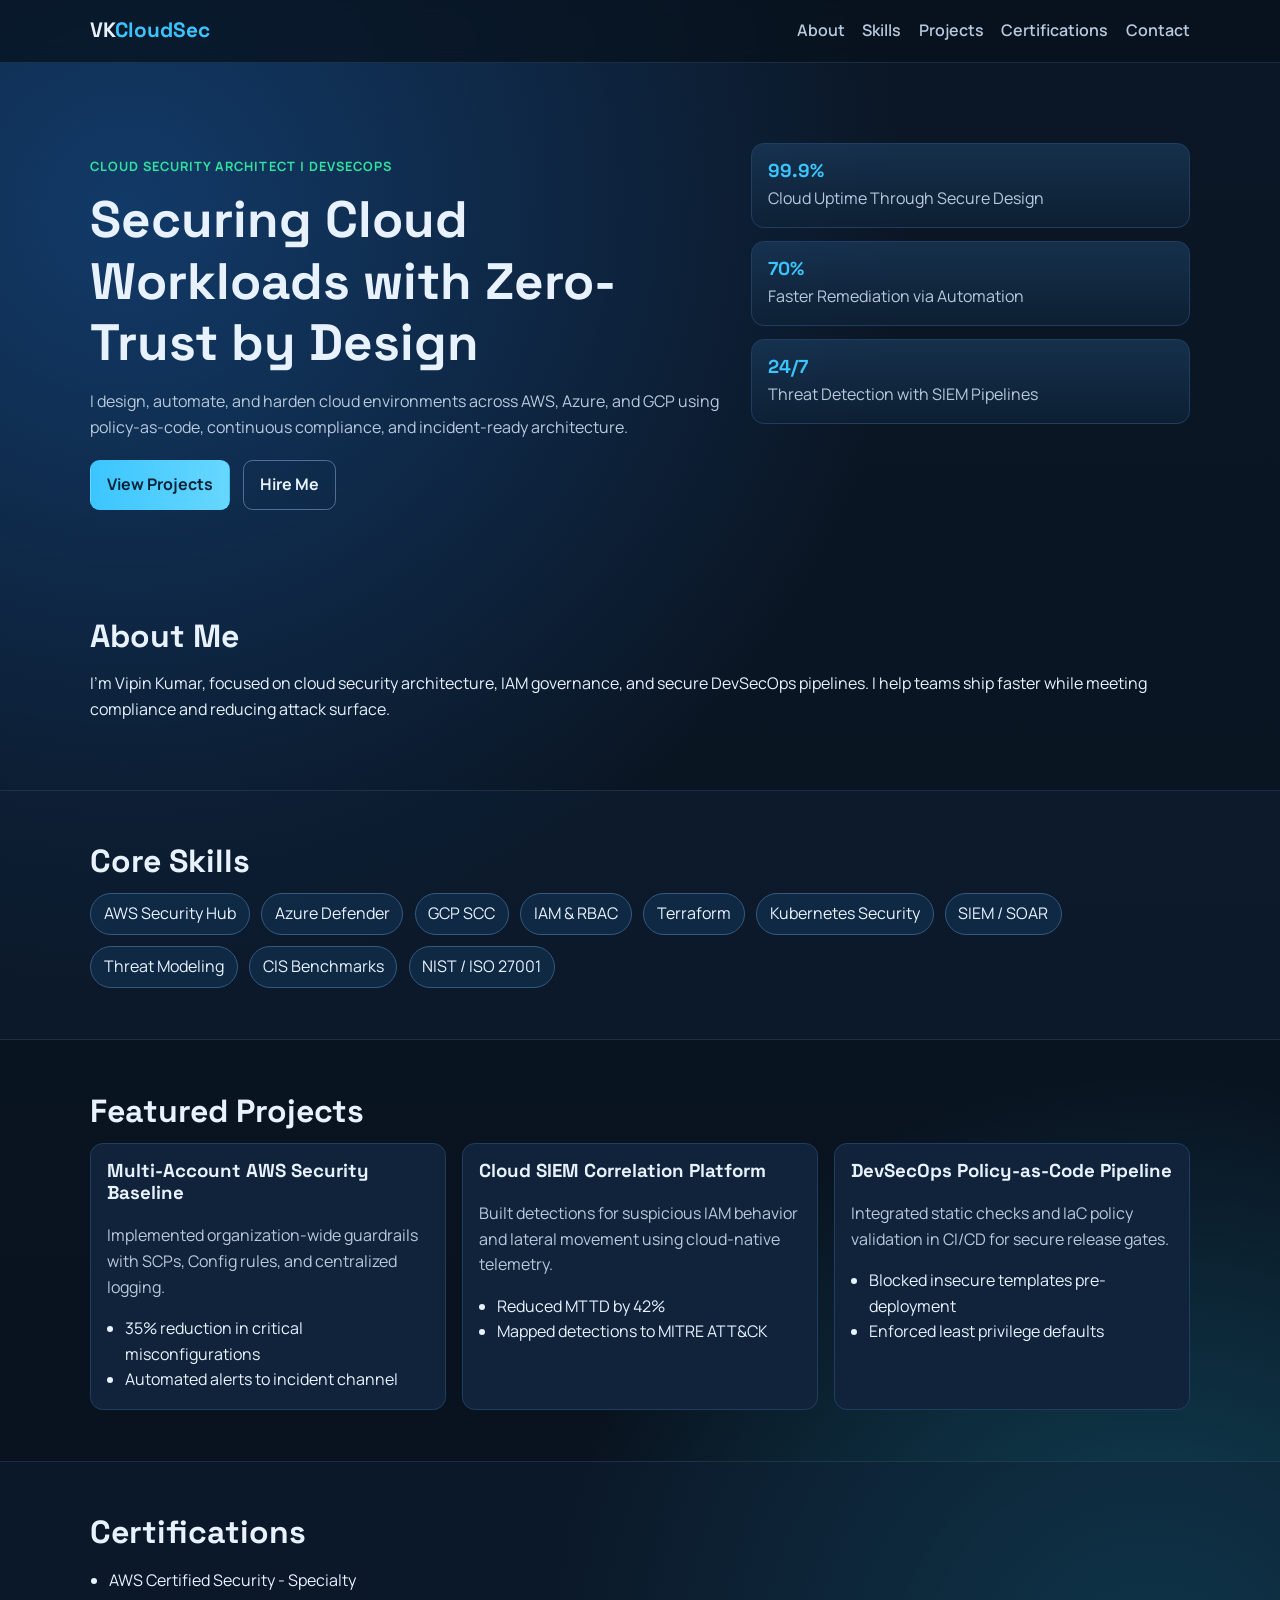
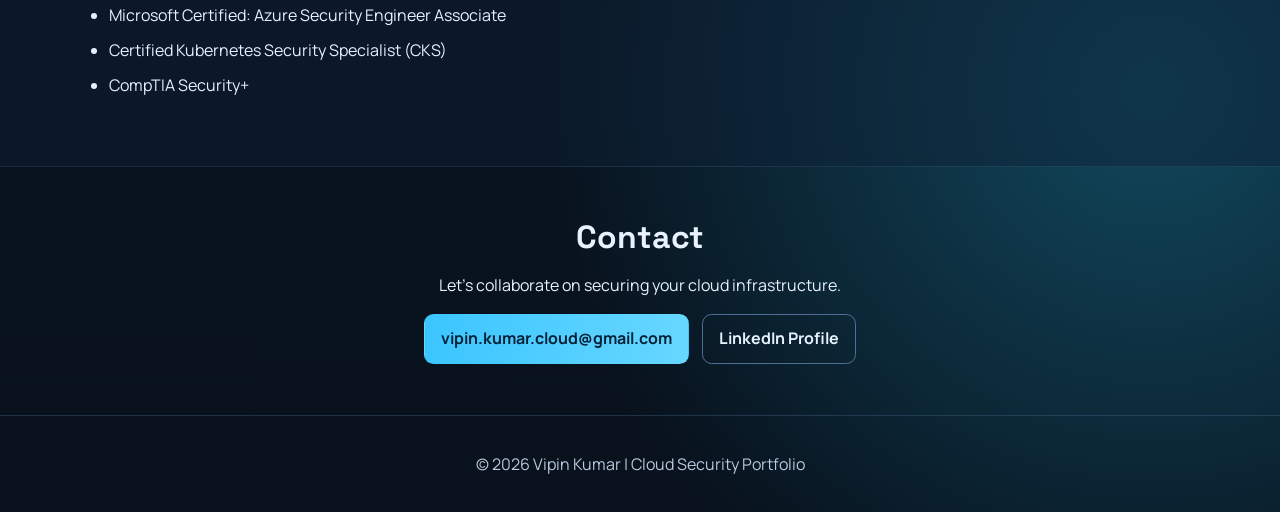
<file: index.html>
<!DOCTYPE html>
<html lang="en">
<head>
  <meta charset="UTF-8" />
  <meta name="viewport" content="width=device-width, initial-scale=1.0" />
  <title>Cloud Security Portfolio | Vipin Kumar</title>
  <meta name="description" content="Cloud Security Portfolio showcasing architecture, audits, automation, and incident readiness." />
  <link rel="preconnect" href="https://fonts.googleapis.com">
  <link rel="preconnect" href="https://fonts.gstatic.com" crossorigin>
  <link href="https://fonts.googleapis.com/css2?family=Manrope:wght@400;500;700;800&family=Space+Grotesk:wght@500;700&display=swap" rel="stylesheet">
  <link rel="stylesheet" href="styles.css" />
</head>
<body>
  <header class="site-header">
    <div class="container nav-wrap">
      <div class="brand">VK<span>CloudSec</span></div>
      <nav>
        <a href="#about">About</a>
        <a href="#skills">Skills</a>
        <a href="#projects">Projects</a>
        <a href="#certs">Certifications</a>
        <a href="#contact">Contact</a>
      </nav>
    </div>
  </header>

  <main>
    <section class="hero">
      <div class="container hero-grid">
        <div>
          <p class="eyebrow">Cloud Security Architect | DevSecOps</p>
          <h1>Securing Cloud Workloads with Zero-Trust by Design</h1>
          <p class="hero-text">
            I design, automate, and harden cloud environments across AWS, Azure, and GCP using policy-as-code, continuous compliance, and incident-ready architecture.
          </p>
          <div class="hero-actions">
            <a class="btn btn-primary" href="#projects">View Projects</a>
            <a class="btn btn-ghost" href="#contact">Hire Me</a>
          </div>
        </div>
        <aside class="metrics" aria-label="Key security metrics">
          <article>
            <h3>99.9%</h3>
            <p>Cloud Uptime Through Secure Design</p>
          </article>
          <article>
            <h3>70%</h3>
            <p>Faster Remediation via Automation</p>
          </article>
          <article>
            <h3>24/7</h3>
            <p>Threat Detection with SIEM Pipelines</p>
          </article>
        </aside>
      </div>
    </section>

    <section id="about" class="section">
      <div class="container">
        <h2>About Me</h2>
        <p>
          I'm Vipin Kumar, focused on cloud security architecture, IAM governance, and secure DevSecOps pipelines. I help teams ship faster while meeting compliance and reducing attack surface.
        </p>
      </div>
    </section>

    <section id="skills" class="section alt">
      <div class="container">
        <h2>Core Skills</h2>
        <div class="chips">
          <span>AWS Security Hub</span>
          <span>Azure Defender</span>
          <span>GCP SCC</span>
          <span>IAM & RBAC</span>
          <span>Terraform</span>
          <span>Kubernetes Security</span>
          <span>SIEM / SOAR</span>
          <span>Threat Modeling</span>
          <span>CIS Benchmarks</span>
          <span>NIST / ISO 27001</span>
        </div>
      </div>
    </section>

    <section id="projects" class="section">
      <div class="container">
        <h2>Featured Projects</h2>
        <div class="cards">
          <article class="card">
            <h3>Multi-Account AWS Security Baseline</h3>
            <p>Implemented organization-wide guardrails with SCPs, Config rules, and centralized logging.</p>
            <ul>
              <li>35% reduction in critical misconfigurations</li>
              <li>Automated alerts to incident channel</li>
            </ul>
          </article>
          <article class="card">
            <h3>Cloud SIEM Correlation Platform</h3>
            <p>Built detections for suspicious IAM behavior and lateral movement using cloud-native telemetry.</p>
            <ul>
              <li>Reduced MTTD by 42%</li>
              <li>Mapped detections to MITRE ATT&CK</li>
            </ul>
          </article>
          <article class="card">
            <h3>DevSecOps Policy-as-Code Pipeline</h3>
            <p>Integrated static checks and IaC policy validation in CI/CD for secure release gates.</p>
            <ul>
              <li>Blocked insecure templates pre-deployment</li>
              <li>Enforced least privilege defaults</li>
            </ul>
          </article>
        </div>
      </div>
    </section>

    <section id="certs" class="section alt">
      <div class="container">
        <h2>Certifications</h2>
        <ul class="cert-list">
          <li>AWS Certified Security - Specialty</li>
          <li>Microsoft Certified: Azure Security Engineer Associate</li>
          <li>Certified Kubernetes Security Specialist (CKS)</li>
          <li>CompTIA Security+</li>
        </ul>
      </div>
    </section>

    <section id="contact" class="section">
      <div class="container contact">
        <h2>Contact</h2>
        <p>Let's collaborate on securing your cloud infrastructure.</p>
        <div class="contact-links">
          <a class="btn btn-primary" href="mailto:vipin.kumar.cloud@gmail.com">vipin.kumar.cloud@gmail.com</a>
          <a class="btn btn-ghost" href="https://www.linkedin.com/in/vipin-k-13227035/" target="_blank" rel="noopener noreferrer">LinkedIn Profile</a>
        </div>
      </div>
    </section>
  </main>

  <footer>
    <div class="container">
      <p>© <span id="year"></span> Vipin Kumar | Cloud Security Portfolio</p>
    </div>
  </footer>

  <script src="script.js"></script>
</body>
</html>
</file>
<file: styles.css>
:root {
  --bg: #0b1726;
  --bg-soft: #12263f;
  --panel: #10233a;
  --text: #e8f2ff;
  --muted: #b8c9dd;
  --accent: #3bc5ff;
  --accent-2: #31e3a0;
  --line: #1f3e61;
}

* {
  box-sizing: border-box;
}

body {
  margin: 0;
  font-family: "Manrope", sans-serif;
  color: var(--text);
  background:
    radial-gradient(circle at 10% 10%, #123a68 0%, transparent 35%),
    radial-gradient(circle at 90% 80%, #11485d 0%, transparent 30%),
    linear-gradient(180deg, var(--bg) 0%, #08111c 100%);
  line-height: 1.6;
}

.container {
  width: min(1100px, 92%);
  margin: 0 auto;
}

.site-header {
  position: sticky;
  top: 0;
  z-index: 20;
  backdrop-filter: blur(8px);
  background: rgba(8, 17, 28, 0.72);
  border-bottom: 1px solid rgba(101, 145, 189, 0.2);
}

.nav-wrap {
  display: flex;
  justify-content: space-between;
  align-items: center;
  padding: 0.9rem 0;
}

.brand {
  font-family: "Space Grotesk", sans-serif;
  font-size: 1.3rem;
  font-weight: 700;
}

.brand span {
  color: var(--accent);
}

nav {
  display: flex;
  gap: 1.1rem;
  flex-wrap: wrap;
}

nav a {
  color: var(--muted);
  text-decoration: none;
  font-weight: 600;
}

nav a:hover {
  color: var(--accent);
}

.hero {
  padding: 5rem 0 3.5rem;
}

.hero-grid {
  display: grid;
  gap: 1.5rem;
  grid-template-columns: 1.45fr 1fr;
  align-items: start;
}

.eyebrow {
  color: var(--accent-2);
  font-weight: 700;
  text-transform: uppercase;
  letter-spacing: 0.08em;
  font-size: 0.8rem;
}

h1, h2, h3 {
  font-family: "Space Grotesk", sans-serif;
  line-height: 1.2;
  margin-top: 0;
}

h1 {
  font-size: clamp(2rem, 4vw, 3.3rem);
  margin-bottom: 0.9rem;
}

h2 {
  font-size: clamp(1.4rem, 3vw, 2rem);
  margin-bottom: 0.8rem;
}

.hero-text {
  color: var(--muted);
  max-width: 65ch;
}

.hero-actions {
  display: flex;
  gap: 0.8rem;
  margin-top: 1.2rem;
  flex-wrap: wrap;
}

.btn {
  display: inline-flex;
  align-items: center;
  justify-content: center;
  text-decoration: none;
  border-radius: 0.6rem;
  padding: 0.7rem 1rem;
  font-weight: 700;
  border: 1px solid transparent;
}

.btn-primary {
  background: linear-gradient(90deg, var(--accent), #67d7ff);
  color: #042339;
}

.btn-ghost {
  color: var(--text);
  border-color: #4f7096;
}

.metrics {
  display: grid;
  gap: 0.8rem;
}

.metrics article {
  background: linear-gradient(180deg, rgba(26, 58, 92, 0.7), rgba(14, 35, 56, 0.7));
  border: 1px solid var(--line);
  border-radius: 0.8rem;
  padding: 1rem;
}

.metrics h3 {
  margin-bottom: 0.2rem;
  color: var(--accent);
}

.metrics p {
  margin: 0;
  color: var(--muted);
}

.section {
  padding: 3.2rem 0;
}

.alt {
  background: rgba(15, 33, 54, 0.45);
  border-block: 1px solid rgba(83, 122, 161, 0.22);
}

.chips {
  display: flex;
  flex-wrap: wrap;
  gap: 0.7rem;
}

.chips span {
  border: 1px solid #33597f;
  border-radius: 999px;
  padding: 0.45rem 0.8rem;
  background: rgba(17, 45, 74, 0.8);
}

.cards {
  display: grid;
  grid-template-columns: repeat(3, minmax(0, 1fr));
  gap: 1rem;
}

.card {
  background: var(--panel);
  border: 1px solid var(--line);
  border-radius: 0.8rem;
  padding: 1rem;
}

.card p {
  color: var(--muted);
}

.card ul {
  padding-left: 1.1rem;
  margin-bottom: 0;
}

.cert-list {
  display: grid;
  gap: 0.6rem;
  padding-left: 1.2rem;
}

.contact {
  text-align: center;
}

.contact-links {
  display: flex;
  gap: 0.8rem;
  justify-content: center;
  flex-wrap: wrap;
}

footer {
  border-top: 1px solid rgba(84, 123, 161, 0.3);
  padding: 1.2rem 0;
  color: var(--muted);
  text-align: center;
}

@media (max-width: 900px) {
  .hero-grid {
    grid-template-columns: 1fr;
  }

  .cards {
    grid-template-columns: 1fr;
  }
}
</file>
